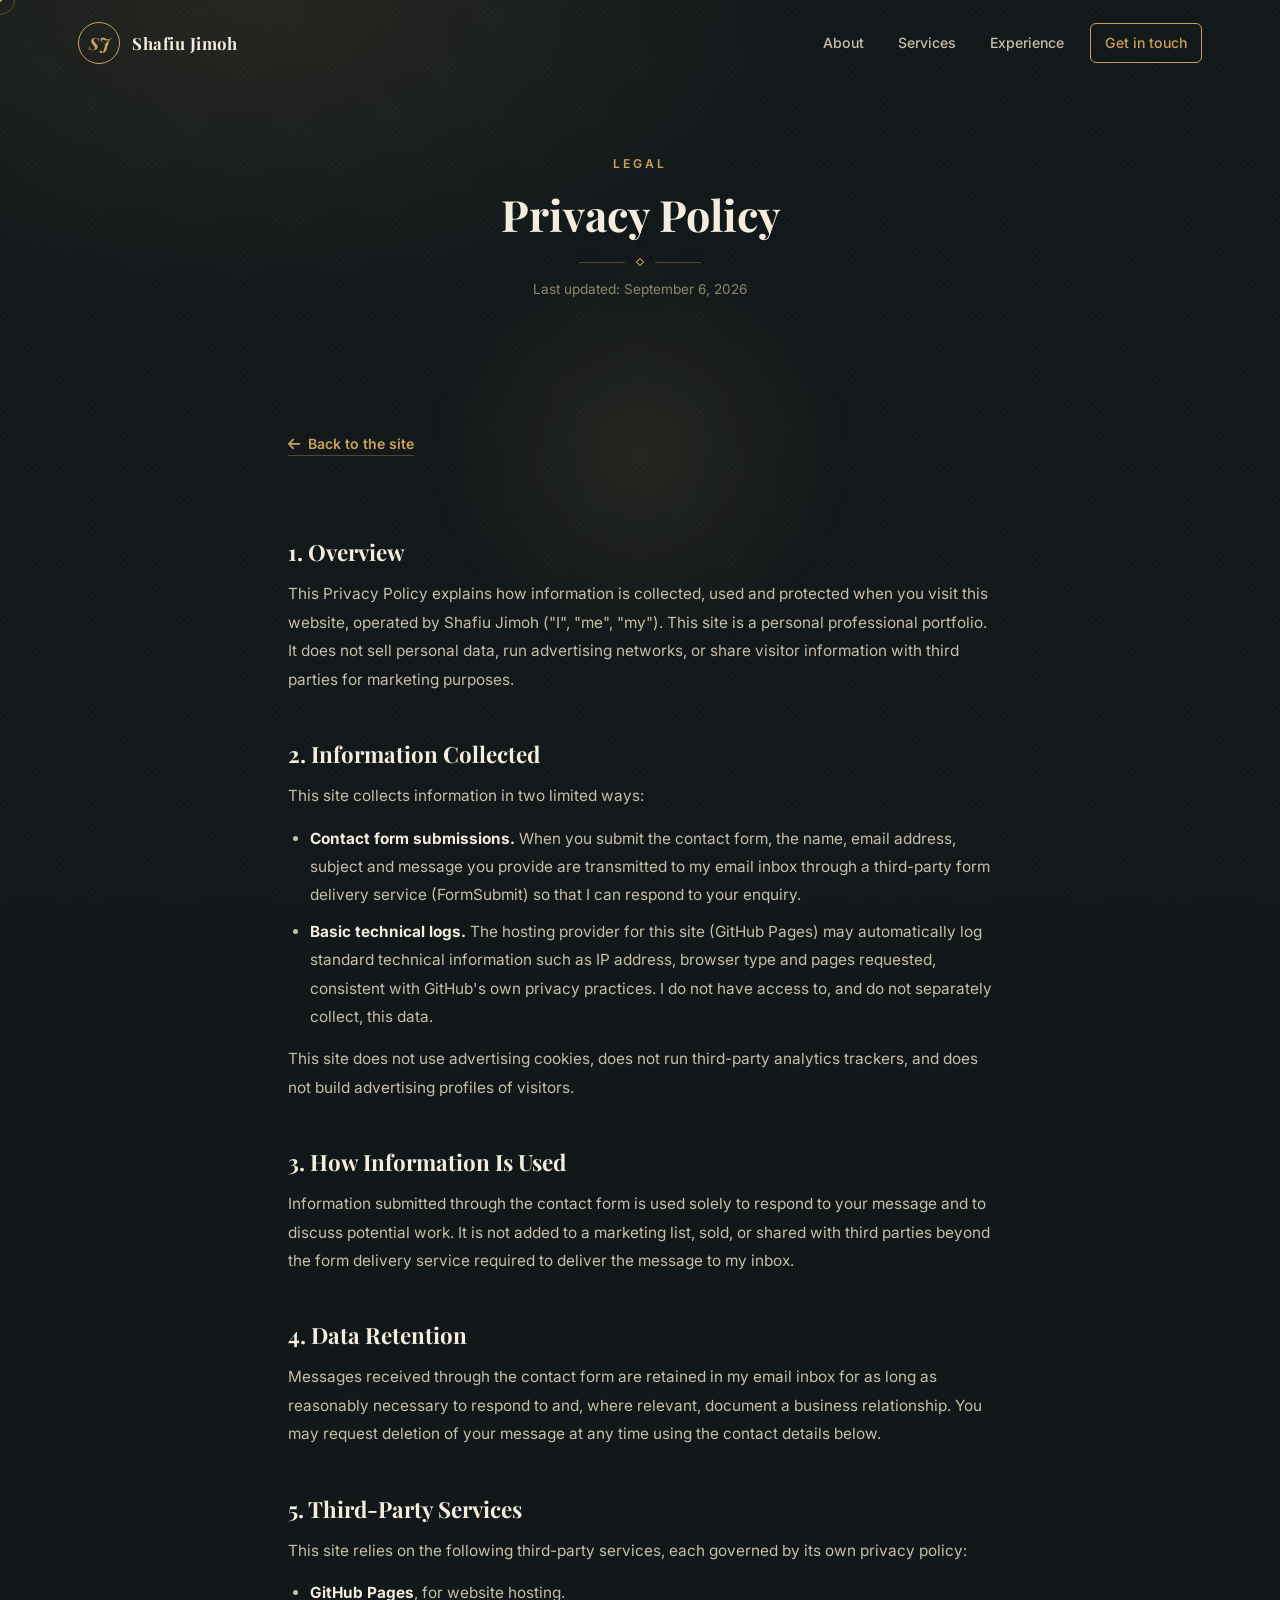
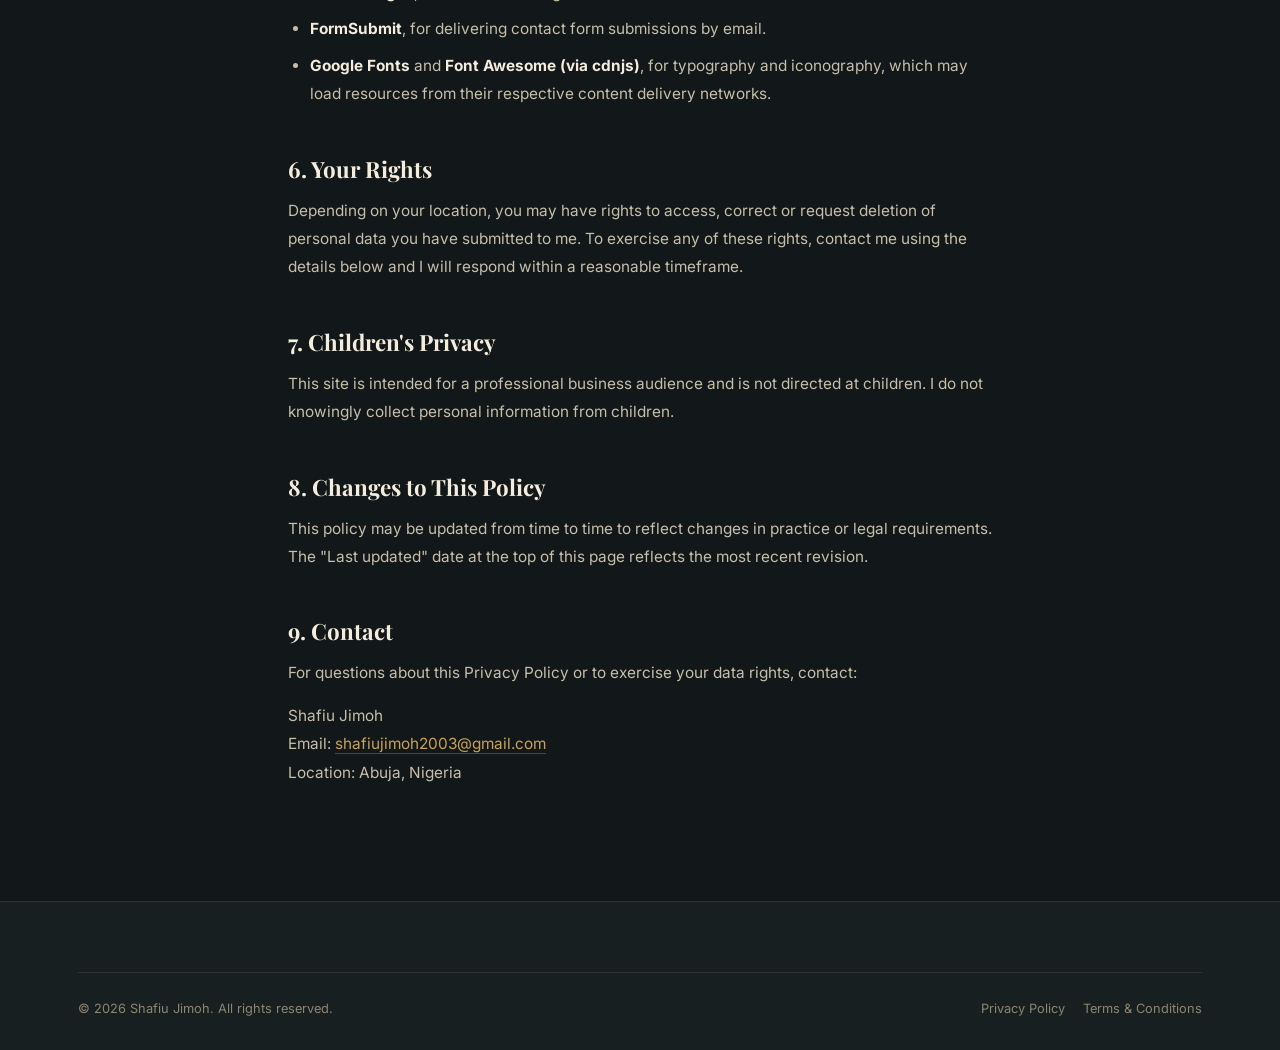
<file: privacy-policy.html>
<!DOCTYPE html>
<html lang="en">
<head>
    <meta charset="UTF-8">
    <meta name="viewport" content="width=device-width, initial-scale=1.0">
    <title>Privacy Policy | Shafiu Jimoh</title>
    <meta name="description" content="Privacy Policy for shafiujimoh.github.io, describing what information is collected through this site and how it is used.">
    <meta name="robots" content="index, follow">
    <link rel="icon" type="image/svg+xml" href="assets/logo.svg">
    <link rel="icon" type="image/png" sizes="32x32" href="assets/favicon-32.png">
    <link rel="apple-touch-icon" sizes="180x180" href="assets/apple-touch-icon.png">
    <link rel="shortcut icon" href="assets/favicon.ico">
    <link rel="canonical" href="https://shafiujimoh.github.io/Shafiu-Jimoh-Virtual-Assistant-Portfolio/privacy-policy.html">
    <link rel="preconnect" href="https://fonts.googleapis.com">
    <link rel="preconnect" href="https://fonts.gstatic.com" crossorigin>
    <link href="https://fonts.googleapis.com/css2?family=Playfair+Display:ital,wght@0,600;0,700;1,600;1,700&family=Inter:wght@400;500;600;700&display=swap" rel="stylesheet">
    <link rel="stylesheet" href="https://cdnjs.cloudflare.com/ajax/libs/font-awesome/6.4.0/css/all.min.css">
    <link rel="stylesheet" href="styles.css">
</head>
<body>
    <a href="#main" class="skip-link">Skip to content</a>

    <div class="lantern-glow" id="lanternGlow" aria-hidden="true"></div>
    <div class="cursor-ring" id="cursorRing" aria-hidden="true"></div>
    <div class="cursor-dot" id="cursorDot" aria-hidden="true"></div>

    <nav class="site-nav scrolled" id="siteNav">
        <div class="nav-inner">
            <a href="index.html" class="brand">
                <span class="brand-mark">SJ</span>
                <span class="brand-name">Shafiu Jimoh</span>
            </a>
            <button class="nav-toggle" id="navToggle" aria-label="Toggle navigation" aria-expanded="false">
                <span></span><span></span><span></span>
            </button>
            <div class="nav-links" id="navLinks">
                <a href="index.html#about" class="nav-link">About</a>
                <a href="index.html#services" class="nav-link">Services</a>
                <a href="index.html#experience" class="nav-link">Experience</a>
                <a href="index.html#contact" class="nav-link nav-cta">Get in touch</a>
            </div>
        </div>
    </nav>

    <main id="main">
        <section class="legal-hero">
            <div class="container">
                <span class="eyebrow">Legal</span>
                <h1 class="section-title">Privacy Policy</h1>
                <div class="ornament"><span></span><i></i><span></span></div>
                <p class="updated">Last updated: September 6, 2026</p>
            </div>
        </section>

        <section class="legal-content">
            <div class="container">
                <a href="index.html" class="legal-back"><i class="fas fa-arrow-left"></i> Back to the site</a>

                <h2>1. Overview</h2>
                <p>
                    This Privacy Policy explains how information is collected, used and protected when you
                    visit this website, operated by Shafiu Jimoh ("I", "me", "my"). This site is a personal
                    professional portfolio. It does not sell personal data, run advertising networks, or
                    share visitor information with third parties for marketing purposes.
                </p>

                <h2>2. Information Collected</h2>
                <p>This site collects information in two limited ways:</p>
                <ul>
                    <li><strong>Contact form submissions.</strong> When you submit the contact form, the name, email address, subject and message you provide are transmitted to my email inbox through a third-party form delivery service (FormSubmit) so that I can respond to your enquiry.</li>
                    <li><strong>Basic technical logs.</strong> The hosting provider for this site (GitHub Pages) may automatically log standard technical information such as IP address, browser type and pages requested, consistent with GitHub's own privacy practices. I do not have access to, and do not separately collect, this data.</li>
                </ul>
                <p>This site does not use advertising cookies, does not run third-party analytics trackers, and does not build advertising profiles of visitors.</p>

                <h2>3. How Information Is Used</h2>
                <p>Information submitted through the contact form is used solely to respond to your message and to discuss potential work. It is not added to a marketing list, sold, or shared with third parties beyond the form delivery service required to deliver the message to my inbox.</p>

                <h2>4. Data Retention</h2>
                <p>Messages received through the contact form are retained in my email inbox for as long as reasonably necessary to respond to and, where relevant, document a business relationship. You may request deletion of your message at any time using the contact details below.</p>

                <h2>5. Third-Party Services</h2>
                <p>This site relies on the following third-party services, each governed by its own privacy policy:</p>
                <ul>
                    <li><strong>GitHub Pages</strong>, for website hosting.</li>
                    <li><strong>FormSubmit</strong>, for delivering contact form submissions by email.</li>
                    <li><strong>Google Fonts</strong> and <strong>Font Awesome (via cdnjs)</strong>, for typography and iconography, which may load resources from their respective content delivery networks.</li>
                </ul>

                <h2>6. Your Rights</h2>
                <p>Depending on your location, you may have rights to access, correct or request deletion of personal data you have submitted to me. To exercise any of these rights, contact me using the details below and I will respond within a reasonable timeframe.</p>

                <h2>7. Children's Privacy</h2>
                <p>This site is intended for a professional business audience and is not directed at children. I do not knowingly collect personal information from children.</p>

                <h2>8. Changes to This Policy</h2>
                <p>This policy may be updated from time to time to reflect changes in practice or legal requirements. The "Last updated" date at the top of this page reflects the most recent revision.</p>

                <h2>9. Contact</h2>
                <p>
                    For questions about this Privacy Policy or to exercise your data rights, contact:
                </p>
                <p>
                    Shafiu Jimoh<br>
                    Email: <a href="mailto:shafiujimoh2003@gmail.com">shafiujimoh2003@gmail.com</a><br>
                    Location: Abuja, Nigeria
                </p>
            </div>
        </section>
    </main>

    <footer class="site-footer">
        <div class="container">
            <div class="footer-bottom">
                <p>&copy; 2026 Shafiu Jimoh. All rights reserved.</p>
                <div class="footer-legal">
                    <a href="privacy-policy.html">Privacy Policy</a>
                    <a href="terms-and-conditions.html">Terms &amp; Conditions</a>
                </div>
            </div>
        </div>
    </footer>

    <button class="back-top" id="backTop" aria-label="Back to top"><i class="fas fa-arrow-up"></i></button>
    <script src="script.js"></script>
</body>
</html>
</file>
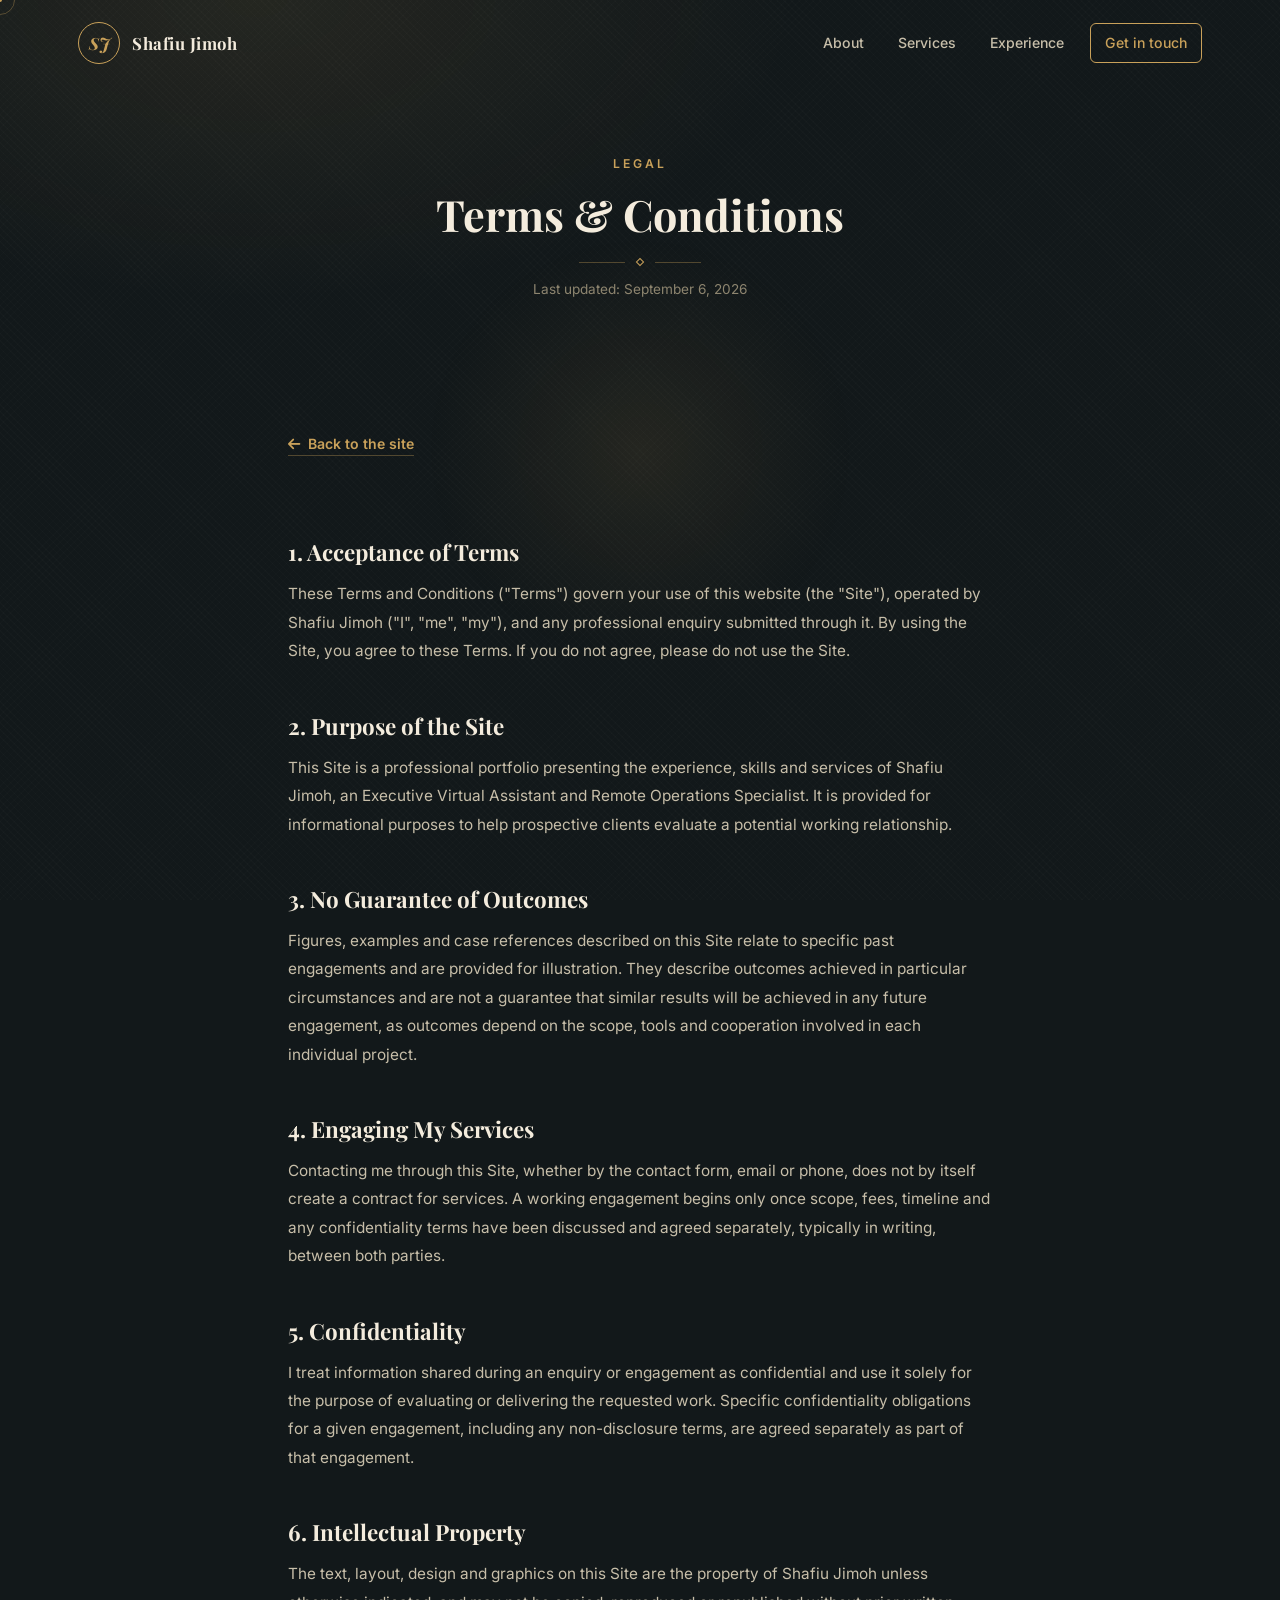
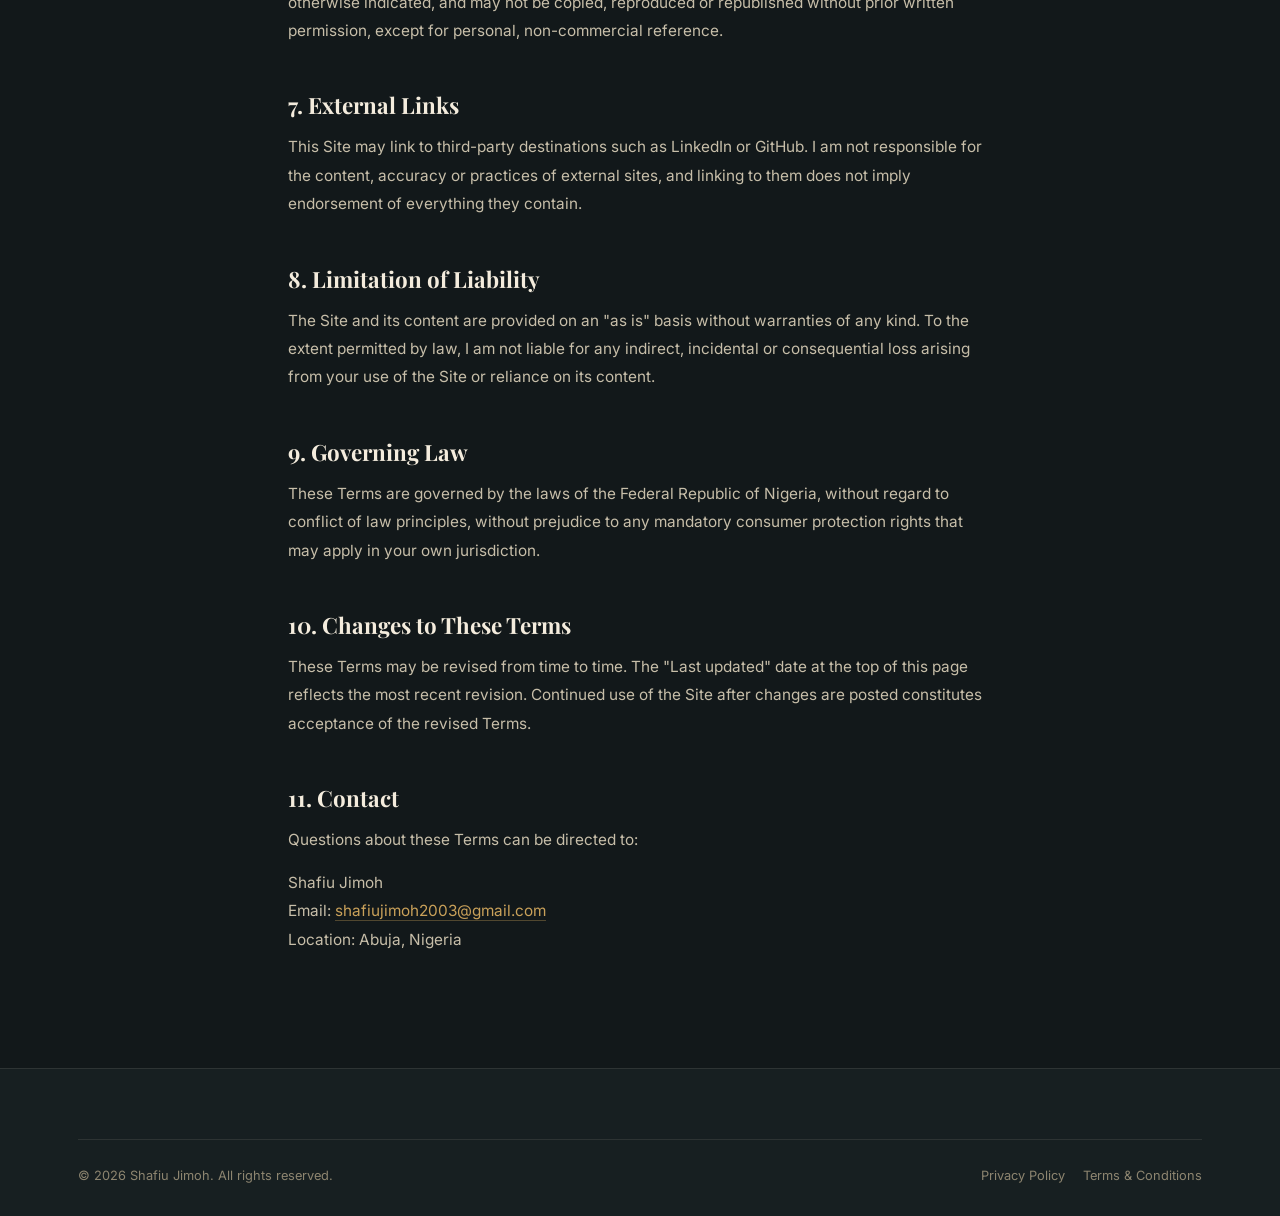
<file: terms-and-conditions.html>
<!DOCTYPE html>
<html lang="en">
<head>
    <meta charset="UTF-8">
    <meta name="viewport" content="width=device-width, initial-scale=1.0">
    <title>Terms &amp; Conditions | Shafiu Jimoh</title>
    <meta name="description" content="Terms and Conditions governing the use of shafiujimoh.github.io and any professional engagement arising from it.">
    <meta name="robots" content="index, follow">
    <link rel="icon" type="image/svg+xml" href="assets/logo.svg">
    <link rel="icon" type="image/png" sizes="32x32" href="assets/favicon-32.png">
    <link rel="apple-touch-icon" sizes="180x180" href="assets/apple-touch-icon.png">
    <link rel="shortcut icon" href="assets/favicon.ico">
    <link rel="canonical" href="https://shafiujimoh.github.io/Shafiu-Jimoh-Virtual-Assistant-Portfolio/terms-and-conditions.html">
    <link rel="preconnect" href="https://fonts.googleapis.com">
    <link rel="preconnect" href="https://fonts.gstatic.com" crossorigin>
    <link href="https://fonts.googleapis.com/css2?family=Playfair+Display:ital,wght@0,600;0,700;1,600;1,700&family=Inter:wght@400;500;600;700&display=swap" rel="stylesheet">
    <link rel="stylesheet" href="https://cdnjs.cloudflare.com/ajax/libs/font-awesome/6.4.0/css/all.min.css">
    <link rel="stylesheet" href="styles.css">
</head>
<body>
    <a href="#main" class="skip-link">Skip to content</a>

    <div class="lantern-glow" id="lanternGlow" aria-hidden="true"></div>
    <div class="cursor-ring" id="cursorRing" aria-hidden="true"></div>
    <div class="cursor-dot" id="cursorDot" aria-hidden="true"></div>

    <nav class="site-nav scrolled" id="siteNav">
        <div class="nav-inner">
            <a href="index.html" class="brand">
                <span class="brand-mark">SJ</span>
                <span class="brand-name">Shafiu Jimoh</span>
            </a>
            <button class="nav-toggle" id="navToggle" aria-label="Toggle navigation" aria-expanded="false">
                <span></span><span></span><span></span>
            </button>
            <div class="nav-links" id="navLinks">
                <a href="index.html#about" class="nav-link">About</a>
                <a href="index.html#services" class="nav-link">Services</a>
                <a href="index.html#experience" class="nav-link">Experience</a>
                <a href="index.html#contact" class="nav-link nav-cta">Get in touch</a>
            </div>
        </div>
    </nav>

    <main id="main">
        <section class="legal-hero">
            <div class="container">
                <span class="eyebrow">Legal</span>
                <h1 class="section-title">Terms &amp; Conditions</h1>
                <div class="ornament"><span></span><i></i><span></span></div>
                <p class="updated">Last updated: September 6, 2026</p>
            </div>
        </section>

        <section class="legal-content">
            <div class="container">
                <a href="index.html" class="legal-back"><i class="fas fa-arrow-left"></i> Back to the site</a>

                <h2>1. Acceptance of Terms</h2>
                <p>
                    These Terms and Conditions ("Terms") govern your use of this website (the "Site"),
                    operated by Shafiu Jimoh ("I", "me", "my"), and any professional enquiry submitted
                    through it. By using the Site, you agree to these Terms. If you do not agree, please
                    do not use the Site.
                </p>

                <h2>2. Purpose of the Site</h2>
                <p>
                    This Site is a professional portfolio presenting the experience, skills and services
                    of Shafiu Jimoh, an Executive Virtual Assistant and Remote Operations Specialist. It is
                    provided for informational purposes to help prospective clients evaluate a potential
                    working relationship.
                </p>

                <h2>3. No Guarantee of Outcomes</h2>
                <p>
                    Figures, examples and case references described on this Site relate to specific past
                    engagements and are provided for illustration. They describe outcomes achieved in
                    particular circumstances and are not a guarantee that similar results will be achieved
                    in any future engagement, as outcomes depend on the scope, tools and cooperation
                    involved in each individual project.
                </p>

                <h2>4. Engaging My Services</h2>
                <p>
                    Contacting me through this Site, whether by the contact form, email or phone, does not
                    by itself create a contract for services. A working engagement begins only once scope,
                    fees, timeline and any confidentiality terms have been discussed and agreed separately,
                    typically in writing, between both parties.
                </p>

                <h2>5. Confidentiality</h2>
                <p>
                    I treat information shared during an enquiry or engagement as confidential and use it
                    solely for the purpose of evaluating or delivering the requested work. Specific
                    confidentiality obligations for a given engagement, including any non-disclosure terms,
                    are agreed separately as part of that engagement.
                </p>

                <h2>6. Intellectual Property</h2>
                <p>
                    The text, layout, design and graphics on this Site are the property of Shafiu Jimoh
                    unless otherwise indicated, and may not be copied, reproduced or republished without
                    prior written permission, except for personal, non-commercial reference.
                </p>

                <h2>7. External Links</h2>
                <p>
                    This Site may link to third-party destinations such as LinkedIn or GitHub. I am not
                    responsible for the content, accuracy or practices of external sites, and linking to
                    them does not imply endorsement of everything they contain.
                </p>

                <h2>8. Limitation of Liability</h2>
                <p>
                    The Site and its content are provided on an "as is" basis without warranties of any
                    kind. To the extent permitted by law, I am not liable for any indirect, incidental or
                    consequential loss arising from your use of the Site or reliance on its content.
                </p>

                <h2>9. Governing Law</h2>
                <p>
                    These Terms are governed by the laws of the Federal Republic of Nigeria, without
                    regard to conflict of law principles, without prejudice to any mandatory consumer
                    protection rights that may apply in your own jurisdiction.
                </p>

                <h2>10. Changes to These Terms</h2>
                <p>
                    These Terms may be revised from time to time. The "Last updated" date at the top of
                    this page reflects the most recent revision. Continued use of the Site after changes
                    are posted constitutes acceptance of the revised Terms.
                </p>

                <h2>11. Contact</h2>
                <p>
                    Questions about these Terms can be directed to:
                </p>
                <p>
                    Shafiu Jimoh<br>
                    Email: <a href="mailto:shafiujimoh2003@gmail.com">shafiujimoh2003@gmail.com</a><br>
                    Location: Abuja, Nigeria
                </p>
            </div>
        </section>
    </main>

    <footer class="site-footer">
        <div class="container">
            <div class="footer-bottom">
                <p>&copy; 2026 Shafiu Jimoh. All rights reserved.</p>
                <div class="footer-legal">
                    <a href="privacy-policy.html">Privacy Policy</a>
                    <a href="terms-and-conditions.html">Terms &amp; Conditions</a>
                </div>
            </div>
        </div>
    </footer>

    <button class="back-top" id="backTop" aria-label="Back to top"><i class="fas fa-arrow-up"></i></button>
    <script src="script.js"></script>
</body>
</html>
</file>
<file: styles.css>
/* ==========================================================================
   SHAFIU JIMOH, EXECUTIVE & VIRTUAL ASSISTANT
   Visual language: subdued glassmorphism over an ink backdrop, finished with
   Victorian ornament (hairline brass rule work, serif display type, deep
   jewel accents) and a bohemian warmth (moss, terracotta, linen texture).
   ========================================================================== */

:root {
    /* Ink / surface */
    --ink-rgb: 18, 24, 26;
    --ink: #12181a;
    --ink-2: #171f21;
    --ink-3: #1d2628;
    --ink-line-rgb: 243, 234, 217;
    --ink-line: rgba(var(--ink-line-rgb), 0.10);

    /* Paper / text */
    --parchment-rgb: 244, 236, 221;
    --parchment: #f4ecdd;
    --text-primary: #f1e9db;
    --text-secondary: #c7bea9;
    --text-muted: #8d8570;

    /* Accents (theme-switchable: see .scheme-* overrides at the end of file) */
    --brass-rgb: 201, 161, 90;
    --brass: #c9a15a;
    --brass-soft: #a9834a;
    --brass-glow: rgba(var(--brass-rgb), 0.35);
    --wine-rgb: 124, 45, 59;
    --wine: #7c2d3b;
    --wine-soft: #9a3c4d;
    --moss-rgb: 86, 112, 79;
    --moss: #56704f;
    --moss-soft: #6c8a64;

    /* Glass */
    --glass-bg: rgba(var(--parchment-rgb), 0.045);
    --glass-bg-strong: rgba(var(--parchment-rgb), 0.07);
    --glass-border: rgba(var(--brass-rgb), 0.22);

    --shadow: 0 24px 48px rgba(4, 6, 6, 0.45);
    --shadow-soft: 0 12px 30px rgba(4, 6, 6, 0.30);

    --radius: 10px;
    --radius-sm: 6px;
    --radius-lg: 16px;

    --ease: cubic-bezier(0.25, 0.46, 0.45, 0.94);
    --container: 1180px;

    color-scheme: dark;
    transition: background 0.4s var(--ease);
}

/* ---- Reset ---- */
*, *::before, *::after { box-sizing: border-box; margin: 0; padding: 0; }
html { scroll-behavior: smooth; font-size: 16px; }

body {
    font-family: 'Source Serif 4', 'EB Garamond', Georgia, serif;
    font-family: 'Inter', -apple-system, sans-serif;
    background: var(--ink);
    color: var(--text-primary);
    overflow-x: hidden;
    line-height: 1.6;
    position: relative;
}

/* subtle linen texture across the whole page, extremely low opacity */
body::before {
    content: '';
    position: fixed;
    inset: 0;
    z-index: 0;
    pointer-events: none;
    background-image:
        repeating-linear-gradient(45deg, rgba(var(--parchment-rgb), 0.015) 0px, rgba(var(--parchment-rgb), 0.015) 1px, transparent 1px, transparent 5px),
        repeating-linear-gradient(-45deg, rgba(var(--parchment-rgb), 0.012) 0px, rgba(var(--parchment-rgb), 0.012) 1px, transparent 1px, transparent 5px);
}

a { text-decoration: none; color: inherit; }
ul { list-style: none; }
img { max-width: 100%; height: auto; display: block; }
button { font-family: inherit; }

h1, h2, h3, h4 {
    font-family: 'Playfair Display', Georgia, serif;
    color: var(--parchment);
    font-weight: 700;
    line-height: 1.25;
}

::-webkit-scrollbar { width: 8px; }
::-webkit-scrollbar-track { background: var(--ink); }
::-webkit-scrollbar-thumb { background: var(--brass-soft); border-radius: 4px; }

.skip-link {
    position: absolute; left: -9999px; top: 0;
    background: var(--brass); color: var(--ink);
    padding: 10px 16px; z-index: 10000; font-weight: 600;
}
.skip-link:focus { left: 12px; top: 12px; }

.container {
    max-width: var(--container);
    margin: 0 auto;
    padding: 0 28px;
    position: relative;
    z-index: 1;
}

/* ---- Reveal on scroll: one restrained fade, no cascades, no tilt ---- */
.reveal {
    opacity: 0;
    transform: translateY(16px);
    transition: opacity 0.7s var(--ease), transform 0.7s var(--ease);
}
.reveal.in { opacity: 1; transform: translateY(0); }
@media (prefers-reduced-motion: reduce) {
    .reveal { opacity: 1; transform: none; transition: none; }
}

/* ---- Buttons: rectangular, hairline brass, no pill shapes ---- */
.btn {
    display: inline-flex; align-items: center; gap: 10px;
    padding: 14px 30px;
    border-radius: var(--radius-sm);
    font-weight: 600; font-size: 0.92rem;
    letter-spacing: 0.3px;
    border: 1px solid transparent;
    cursor: pointer;
    transition: background 0.25s var(--ease), color 0.25s var(--ease), border-color 0.25s var(--ease), transform 0.2s var(--ease);
    font-family: 'Inter', sans-serif;
}
.btn i { font-size: 0.85rem; }
.btn-primary {
    background: var(--brass);
    color: var(--ink);
    border-color: var(--brass);
}
.btn-primary:hover { background: var(--wine); border-color: var(--wine); color: var(--parchment); transform: translateY(-2px); }

.btn-outline {
    background: transparent;
    color: var(--text-primary);
    border-color: rgba(var(--parchment-rgb), 0.28);
}
.btn-outline:hover { border-color: var(--brass); color: var(--brass); transform: translateY(-2px); }

.btn-full { width: 100%; justify-content: center; }

/* ---- Glass card ---- */
.glass-card {
    background: var(--glass-bg);
    border: 1px solid var(--glass-border);
    backdrop-filter: blur(18px);
    -webkit-backdrop-filter: blur(18px);
    border-radius: var(--radius);
    box-shadow: var(--shadow-soft);
    transition: border-color 0.3s var(--ease), transform 0.3s var(--ease), box-shadow 0.3s var(--ease);
}

/* ---- Ornamental divider (Victorian hairline + diamond) ---- */
.ornament {
    display: flex; align-items: center; justify-content: center; gap: 12px;
    margin: 18px 0 0;
}
.ornament span { width: 46px; height: 1px; background: var(--brass-glow); }
.ornament i {
    width: 6px; height: 6px;
    border: 1px solid var(--brass);
    transform: rotate(45deg);
    flex-shrink: 0;
}

/* ---- Section scaffolding ---- */
.section { padding: 110px 0; position: relative; }
.section-alt { background: var(--ink-2); }
.section-header { text-align: center; max-width: 640px; margin: 0 auto 64px; }
.eyebrow {
    display: inline-block;
    font-family: 'Inter', sans-serif;
    font-size: 0.76rem; font-weight: 600;
    letter-spacing: 3px; text-transform: uppercase;
    color: var(--brass);
    margin-bottom: 14px;
}
.section-title {
    font-size: clamp(1.9rem, 4vw, 2.7rem);
    margin-bottom: 4px;
}
.section-title em { color: var(--brass); font-style: italic; }
.section-sub {
    color: var(--text-secondary);
    font-size: 1.05rem;
    margin-top: 18px;
}

.tag { display: inline-flex; align-items: center; }

/* ==========================================================================
   NAVIGATION
   ========================================================================== */
.site-nav {
    position: fixed; top: 0; left: 0; right: 0; z-index: 1000;
    padding: 22px 0;
    transition: background 0.3s var(--ease), padding 0.3s var(--ease), border-color 0.3s var(--ease);
    border-bottom: 1px solid transparent;
}
.site-nav.scrolled {
    background: rgba(var(--ink-rgb), 0.92);
    backdrop-filter: blur(14px);
    -webkit-backdrop-filter: blur(14px);
    padding: 14px 0;
    border-bottom: 1px solid var(--ink-line);
}
.nav-inner {
    max-width: var(--container); margin: 0 auto; padding: 0 28px;
    display: flex; align-items: center; justify-content: space-between;
}
.brand { display: flex; align-items: center; gap: 12px; }
.brand-mark {
    width: 42px; height: 42px; border-radius: 50%;
    border: 1px solid var(--brass);
    display: flex; align-items: center; justify-content: center;
    font-family: 'Playfair Display', serif;
    font-style: italic; font-weight: 700; font-size: 1.05rem;
    color: var(--brass);
    flex-shrink: 0;
}
.brand-name {
    font-family: 'Playfair Display', serif;
    font-weight: 700; font-size: 1.05rem;
    letter-spacing: 0.5px;
    color: var(--parchment);
}

.nav-links { display: flex; align-items: center; gap: 6px; }
.nav-links a {
    color: var(--text-secondary);
    font-size: 0.88rem; font-weight: 500;
    padding: 8px 14px; border-radius: var(--radius-sm);
    transition: color 0.25s var(--ease), background 0.25s var(--ease);
}
.nav-links a:hover, .nav-links a.active { color: var(--brass); background: rgba(var(--brass-rgb), 0.08); }

.nav-cta {
    border: 1px solid var(--brass) !important;
    color: var(--brass) !important;
    margin-left: 6px;
}
.nav-cta:hover { background: var(--brass); color: var(--ink) !important; }

.nav-toggle {
    display: none; flex-direction: column; justify-content: center; gap: 5px;
    width: 40px; height: 40px; background: none; border: none; cursor: pointer;
}
.nav-toggle span { width: 22px; height: 1.5px; background: var(--parchment); transition: transform 0.25s var(--ease), opacity 0.25s var(--ease); }
.nav-toggle.active span:nth-child(1) { transform: translateY(6.5px) rotate(45deg); }
.nav-toggle.active span:nth-child(2) { opacity: 0; }
.nav-toggle.active span:nth-child(3) { transform: translateY(-6.5px) rotate(-45deg); }

/* ==========================================================================
   HERO
   ========================================================================== */
.hero {
    position: relative;
    min-height: 100vh;
    display: flex; align-items: center;
    padding-top: 110px; padding-bottom: 70px;
    background:
        radial-gradient(ellipse 900px 500px at 18% 12%, rgba(var(--brass-rgb), 0.10), transparent 60%),
        radial-gradient(ellipse 700px 500px at 90% 70%, rgba(var(--moss-rgb), 0.10), transparent 60%),
        var(--ink);
    overflow: hidden;
}
.hero-grid {
    display: grid; grid-template-columns: 1.15fr 0.85fr;
    gap: 70px; align-items: center;
    position: relative; z-index: 2;
}
.hero-motes {
    position: absolute; inset: 0; z-index: 1;
    pointer-events: none; opacity: 0.55;
}
.eyebrow-line {
    display: flex; align-items: center; gap: 12px;
    margin-bottom: 22px;
}
.eyebrow-line .rule { width: 34px; height: 1px; background: var(--brass); }
.eyebrow-line span { font-size: 0.8rem; font-weight: 600; letter-spacing: 3px; text-transform: uppercase; color: var(--brass); }

.hero-title {
    font-size: clamp(2.3rem, 4.6vw, 3.6rem);
    margin-bottom: 22px;
}
.hero-title .accent { color: var(--brass); font-style: italic; }

.hero-lede {
    font-family: 'Inter', sans-serif;
    color: var(--text-secondary);
    font-size: 1.1rem; line-height: 1.85;
    max-width: 540px;
    margin-bottom: 36px;
}
.hero-actions { display: flex; gap: 16px; flex-wrap: wrap; margin-bottom: 46px; }

.hero-facts { display: flex; gap: 40px; flex-wrap: wrap; }
.hero-facts div { display: flex; flex-direction: column; }
.hero-facts dt {
    font-family: 'Playfair Display', serif;
    font-size: 2rem; font-weight: 700; color: var(--brass);
    line-height: 1;
}
.hero-facts dd {
    font-family: 'Inter', sans-serif;
    font-size: 0.78rem; color: var(--text-muted);
    margin-top: 6px; max-width: 130px;
}

.hero-panel { display: flex; flex-direction: column; gap: 22px; position: relative; z-index: 2; }
.profile-card { padding: 40px 32px; text-align: center; position: relative; transform-style: preserve-3d; will-change: transform; }

/* Portrait frame: an oval brass-rimmed window onto the photograph, with a
   soft light sweep and gentle pointer-driven parallax (desktop only). */
.hero-portrait-frame {
    width: 176px; height: 176px; margin: 0 auto 20px;
    border-radius: 50%; position: relative; overflow: hidden;
    border: 1px solid var(--brass);
    box-shadow: 0 0 0 6px rgba(var(--brass-rgb), 0.08), 0 18px 34px rgba(4,6,6,0.5);
    transition: transform 0.4s var(--ease), box-shadow 0.4s var(--ease);
}
.hero-portrait-frame::before {
    content: ''; position: absolute; inset: 8px; border-radius: 50%;
    border: 1px solid rgba(var(--brass-rgb), 0.35); z-index: 3; pointer-events: none;
}
.hero-portrait-frame picture, .hero-portrait-frame img {
    width: 100%; height: 100%; object-fit: cover; display: block;
    transform: scale(1.04);
    transition: transform 0.6s var(--ease);
}
.hero-portrait-frame:hover img { transform: scale(1.1); }
.hero-portrait-shine {
    position: absolute; inset: -40% -120%; z-index: 2;
    background: linear-gradient(75deg, transparent 42%, rgba(var(--parchment-rgb), 0.28) 50%, transparent 58%);
    transform: translateX(-60%);
    animation: portraitShine 6.5s ease-in-out infinite;
    pointer-events: none;
}
@keyframes portraitShine {
    0%, 55% { transform: translateX(-60%); }
    100% { transform: translateX(60%); }
}

.local-time-chip {
    display: inline-flex; align-items: center; gap: 8px;
    margin: 0 auto 18px; padding: 6px 14px;
    border: 1px solid var(--ink-line); border-radius: 30px;
    font-family: 'Inter', sans-serif; font-size: 0.72rem; font-weight: 600;
    color: var(--text-secondary); letter-spacing: 0.3px;
    background: rgba(var(--parchment-rgb), 0.03);
}
.local-time-chip i { color: var(--brass); font-size: 0.72rem; }

.profile-card h3 { font-size: 1.25rem; margin-bottom: 6px; }
.profile-card .location { color: var(--text-muted); font-size: 0.85rem; font-family: 'Inter', sans-serif; margin-bottom: 14px; }
.role-tags { display: flex; gap: 8px; justify-content: center; flex-wrap: wrap; }
.role-tags li {
    border: 1px solid var(--glass-border);
    color: var(--text-secondary);
    padding: 5px 14px; border-radius: var(--radius-sm);
    font-size: 0.72rem; font-weight: 600; letter-spacing: 0.4px;
    font-family: 'Inter', sans-serif;
}

.hero-notes { border: 1px solid var(--ink-line); border-radius: var(--radius); padding: 24px 26px; }
.hero-notes li {
    display: flex; align-items: flex-start; gap: 10px;
    font-size: 0.86rem; color: var(--text-secondary);
    padding: 8px 0;
    border-bottom: 1px solid var(--ink-line);
}
.hero-notes li:last-child { border-bottom: none; }
.hero-notes li::before {
    content: ''; width: 5px; height: 5px; margin-top: 7px;
    border: 1px solid var(--brass); transform: rotate(45deg); flex-shrink: 0;
}

.scroll-cue {
    position: absolute; bottom: 32px; left: 50%; transform: translateX(-50%);
    display: flex; flex-direction: column; align-items: center; gap: 10px;
    color: var(--text-muted); font-size: 0.72rem; letter-spacing: 2px; text-transform: uppercase;
    font-family: 'Inter', sans-serif;
}
.scroll-cue .stem { width: 1px; height: 34px; background: linear-gradient(to bottom, var(--brass), transparent); }

/* ==========================================================================
   ABOUT
   ========================================================================== */
.about-grid {
    display: grid; grid-template-columns: 0.75fr 1.25fr;
    gap: 72px; align-items: start;
}
.about-media { display: flex; flex-direction: column; align-items: center; gap: 24px; }
.about-portrait-frame {
    width: 240px; height: 240px; border-radius: 50%;
    position: relative; overflow: hidden;
    border: 1px solid var(--brass);
    box-shadow: 0 24px 50px rgba(4,6,6,0.5);
    transition: transform 0.5s var(--ease);
}
.about-portrait-frame picture, .about-portrait-frame img {
    width: 100%; height: 100%; object-fit: cover; display: block;
    filter: saturate(0.94) contrast(1.02);
    transform: scale(1.02);
    transition: transform 0.6s var(--ease), filter 0.6s var(--ease);
}
.about-portrait-frame:hover img { transform: scale(1.08); filter: saturate(1.05) contrast(1.04); }
.about-portrait-ring {
    position: absolute; inset: 12px; border-radius: 50%;
    border: 1px dashed rgba(var(--brass-rgb), 0.28);
    pointer-events: none;
}
.about-badges { display: flex; flex-direction: column; gap: 10px; width: 100%; max-width: 220px; }
.about-badge {
    display: flex; align-items: center; gap: 10px;
    border: 1px solid var(--ink-line); border-radius: var(--radius-sm);
    padding: 10px 14px; font-size: 0.78rem; color: var(--text-secondary);
    font-family: 'Inter', sans-serif;
}
.about-badge i { color: var(--brass); width: 16px; text-align: center; }

.about-copy h3 { font-size: 1.7rem; margin-bottom: 20px; }
.about-copy p { font-family: 'Inter', sans-serif; color: var(--text-secondary); line-height: 1.85; margin-bottom: 16px; }
.about-copy strong { color: var(--parchment); }

.expertise-grid {
    display: grid; grid-template-columns: 1fr 1fr;
    gap: 16px; margin: 34px 0;
}
.expertise-item {
    display: flex; gap: 14px; align-items: flex-start;
    border: 1px solid var(--ink-line);
    border-radius: var(--radius-sm);
    padding: 18px; transition: border-color 0.25s var(--ease);
}
.expertise-item:hover { border-color: var(--glass-border); }
.expertise-icon {
    width: 38px; height: 38px; border-radius: 50%;
    border: 1px solid var(--brass-glow);
    display: flex; align-items: center; justify-content: center;
    flex-shrink: 0;
}
.expertise-icon i { color: var(--brass); font-size: 0.95rem; }
.expertise-item h4 { font-size: 0.9rem; font-weight: 700; color: var(--parchment); margin-bottom: 4px; font-family: 'Inter', sans-serif; }
.expertise-item p { font-size: 0.8rem; color: var(--text-muted); margin: 0; font-family: 'Inter', sans-serif; }

.about-cta { display: flex; gap: 16px; flex-wrap: wrap; margin-top: 10px; }

/* ==========================================================================
   RESULTS / TRACK RECORD
   ========================================================================== */
.results-intro {
    max-width: 720px; margin: 0 auto 50px; text-align: center;
    font-family: 'Inter', sans-serif; color: var(--text-secondary);
    font-size: 1.02rem; line-height: 1.8;
}
.results-list {
    display: grid; grid-template-columns: repeat(2, 1fr);
    gap: 1px;
    border: 1px solid var(--ink-line);
    border-radius: var(--radius);
    overflow: hidden;
    background: var(--ink-line);
}
.result-row {
    background: var(--ink-2);
    padding: 30px 32px;
    display: flex; align-items: center; gap: 22px;
}
.result-figure {
    font-family: 'Playfair Display', serif;
    font-size: 2.1rem; font-weight: 700; color: var(--brass);
    min-width: 108px;
}
.result-desc { font-family: 'Inter', sans-serif; }
.result-desc .label { color: var(--parchment); font-weight: 600; font-size: 0.92rem; display: block; margin-bottom: 3px; }
.result-desc .detail { color: var(--text-muted); font-size: 0.8rem; }

.results-note {
    margin-top: 28px; text-align: center;
    font-family: 'Inter', sans-serif; font-size: 0.8rem; color: var(--text-muted);
    max-width: 600px; margin-inline: auto;
}

.spotlight {
    margin-top: 56px; padding: 34px 36px;
    border-left: 2px solid var(--brass);
}
.spotlight h3 {
    font-size: 1.05rem; color: var(--brass); margin-bottom: 10px;
    font-family: 'Inter', sans-serif; letter-spacing: 0.4px; text-transform: uppercase; font-weight: 700;
}
.spotlight p { font-family: 'Inter', sans-serif; color: var(--text-secondary); line-height: 1.85; }
.spotlight strong { color: var(--parchment); }

/* ==========================================================================
   SKILLS
   ========================================================================== */
.skills-layout {
    display: grid; grid-template-columns: 280px 1fr;
    gap: 40px; margin-bottom: 60px;
}
.skill-tabs { display: flex; flex-direction: column; gap: 8px; }
.skill-tab {
    display: flex; align-items: center; gap: 12px;
    padding: 15px 18px; border-radius: var(--radius-sm);
    border: 1px solid var(--ink-line);
    background: transparent; text-align: left; width: 100%;
    color: var(--text-secondary); font-weight: 600; font-size: 0.9rem;
    cursor: pointer; font-family: 'Inter', sans-serif;
    transition: border-color 0.25s var(--ease), color 0.25s var(--ease);
}
.skill-tab i { color: var(--text-muted); width: 18px; text-align: center; transition: color 0.25s var(--ease); }
.skill-tab.active { border-color: var(--brass-glow); color: var(--brass); }
.skill-tab.active i { color: var(--brass); }
.skill-tab:hover { border-color: var(--glass-border); }

.skill-panels { position: relative; }
.skill-panel { display: none; }
.skill-panel.active { display: block; }
.tag-cloud { display: flex; flex-wrap: wrap; gap: 10px; }
.tag-cloud span {
    border: 1px solid var(--ink-line);
    border-radius: var(--radius-sm);
    padding: 9px 16px;
    font-size: 0.82rem; color: var(--text-secondary);
    font-family: 'Inter', sans-serif;
    transition: border-color 0.25s var(--ease), color 0.25s var(--ease);
}
.tag-cloud span:hover { border-color: var(--brass-glow); color: var(--brass); }

.tool-stack { text-align: center; }
.tool-stack h3 {
    font-size: 0.8rem; font-weight: 700; letter-spacing: 2px; text-transform: uppercase;
    color: var(--text-muted); margin-bottom: 30px; font-family: 'Inter', sans-serif;
}
.tool-grid { display: flex; flex-wrap: wrap; justify-content: center; gap: 14px; }
.tool-chip {
    display: flex; align-items: center; gap: 10px;
    border: 1px solid var(--ink-line); border-radius: var(--radius-sm);
    padding: 12px 18px;
    font-family: 'Inter', sans-serif; font-size: 0.82rem; color: var(--text-secondary);
    transition: border-color 0.25s var(--ease);
}
.tool-chip:hover { border-color: var(--glass-border); }
.tool-chip i { color: var(--brass); font-size: 1rem; }

/* ==========================================================================
   SERVICES
   ========================================================================== */
.service-grid { display: grid; grid-template-columns: repeat(3, 1fr); gap: 24px; }
.service-card {
    padding: 36px 30px;
    position: relative;
}
.service-card.featured { border-color: var(--brass-glow); background: var(--glass-bg-strong); }
.service-flag {
    position: absolute; top: 18px; right: 18px;
    font-size: 0.65rem; font-weight: 700; letter-spacing: 1px; text-transform: uppercase;
    color: var(--brass); border: 1px solid var(--brass-glow); border-radius: var(--radius-sm);
    padding: 4px 10px; font-family: 'Inter', sans-serif;
}
.service-icon {
    width: 52px; height: 52px; border-radius: 50%;
    border: 1px solid var(--brass-glow);
    display: flex; align-items: center; justify-content: center;
    margin-bottom: 22px;
}
.service-icon i { color: var(--brass); font-size: 1.25rem; }
.service-card h3 { font-size: 1.15rem; margin-bottom: 12px; }
.service-card > p { font-family: 'Inter', sans-serif; color: var(--text-secondary); font-size: 0.9rem; line-height: 1.75; margin-bottom: 20px; }
.service-list { display: flex; flex-direction: column; gap: 9px; }
.service-list li {
    display: flex; align-items: flex-start; gap: 9px;
    font-size: 0.84rem; color: var(--text-muted); font-family: 'Inter', sans-serif;
}
.service-list li::before {
    content: ''; width: 5px; height: 5px; margin-top: 6px;
    border: 1px solid var(--brass); transform: rotate(45deg); flex-shrink: 0;
}

/* ==========================================================================
   EXPERIENCE
   ========================================================================== */
.timeline { position: relative; }
.timeline-item {
    display: grid; grid-template-columns: 44px 1fr;
    gap: 24px; margin-bottom: 36px;
}
.timeline-track { display: flex; flex-direction: column; align-items: center; }
.timeline-line { width: 1px; flex: 1; min-height: 50px; background: var(--ink-line); }
.timeline-dot {
    width: 13px; height: 13px; border: 1px solid var(--brass);
    transform: rotate(45deg); background: var(--ink); flex-shrink: 0;
}
.timeline-item:first-child .timeline-dot { background: var(--brass); }

.timeline-card { padding: 30px 34px; }
.timeline-head {
    display: flex; justify-content: space-between; align-items: flex-start;
    gap: 16px; flex-wrap: wrap; margin-bottom: 8px;
}
.timeline-head h3 { font-size: 1.1rem; }
.company { display: block; color: var(--brass); font-size: 0.86rem; font-weight: 600; margin-top: 4px; font-family: 'Inter', sans-serif; }
.period {
    font-family: 'Inter', sans-serif; font-size: 0.76rem; font-weight: 600;
    color: var(--text-muted); border: 1px solid var(--ink-line); border-radius: var(--radius-sm);
    padding: 5px 12px; white-space: nowrap;
}
.location {
    font-family: 'Inter', sans-serif; color: var(--text-muted); font-size: 0.8rem;
    display: flex; align-items: center; gap: 6px; margin-bottom: 18px;
}
.timeline-list { display: flex; flex-direction: column; gap: 10px; margin-bottom: 20px; }
.timeline-list li {
    display: flex; align-items: flex-start; gap: 10px;
    color: var(--text-secondary); font-size: 0.87rem; line-height: 1.65;
    font-family: 'Inter', sans-serif;
}
.timeline-list li::before {
    content: ''; width: 5px; height: 5px; margin-top: 7px;
    border: 1px solid var(--brass); transform: rotate(45deg); flex-shrink: 0;
}
.timeline-tags { display: flex; flex-wrap: wrap; gap: 8px; }
.timeline-tags span {
    font-family: 'Inter', sans-serif;
    border: 1px solid var(--ink-line); color: var(--text-muted);
    padding: 4px 12px; border-radius: var(--radius-sm); font-size: 0.72rem;
}

/* ==========================================================================
   CREDENTIALS
   ========================================================================== */
.education-card {
    display: flex; gap: 26px; padding: 34px; margin-bottom: 44px;
}
.edu-icon {
    width: 56px; height: 56px; border-radius: 50%;
    border: 1px solid var(--brass-glow);
    display: flex; align-items: center; justify-content: center; flex-shrink: 0;
}
.edu-icon i { font-size: 1.4rem; color: var(--brass); }
.edu-details h3 { font-size: 1.1rem; margin-bottom: 6px; }
.edu-school { color: var(--brass); font-weight: 600; font-size: 0.9rem; margin-bottom: 4px; font-family: 'Inter', sans-serif; }
.edu-period { color: var(--text-muted); font-size: 0.8rem; margin-bottom: 10px; font-family: 'Inter', sans-serif; }
.edu-note { color: var(--text-secondary); font-size: 0.87rem; line-height: 1.7; font-family: 'Inter', sans-serif; }

.cert-grid { display: grid; grid-template-columns: repeat(3, 1fr); gap: 18px; }
.cert-card { padding: 26px 20px; text-align: center; }
.cert-icon {
    width: 46px; height: 46px; margin: 0 auto 16px;
    border-radius: 50%; border: 1px solid var(--brass-glow);
    display: flex; align-items: center; justify-content: center;
}
.cert-icon i { color: var(--brass); font-size: 1.1rem; }
.cert-card h4 { font-size: 0.85rem; font-weight: 700; margin-bottom: 6px; line-height: 1.4; font-family: 'Inter', sans-serif; color: var(--parchment); }
.cert-card p { color: var(--text-muted); font-size: 0.76rem; margin-bottom: 12px; font-family: 'Inter', sans-serif; }
.cert-year {
    display: inline-block; font-family: 'Inter', sans-serif;
    border: 1px solid var(--ink-line); color: var(--text-muted);
    padding: 3px 12px; border-radius: var(--radius-sm); font-size: 0.7rem; font-weight: 600;
}

/* ==========================================================================
   APPROACH (WORKING STYLE)
   ========================================================================== */
.approach-grid { display: grid; grid-template-columns: repeat(4, 1fr); gap: 22px; }
.approach-card { padding: 30px 26px; position: relative; }
.approach-number {
    font-family: 'Playfair Display', serif; font-style: italic;
    font-size: 1.4rem; color: var(--brass-glow); margin-bottom: 18px;
}
.approach-card h3 { font-size: 1rem; margin-bottom: 10px; }
.approach-card p { font-family: 'Inter', sans-serif; color: var(--text-muted); font-size: 0.85rem; line-height: 1.7; }

/* ==========================================================================
   CONTACT
   ========================================================================== */
.contact-grid { display: grid; grid-template-columns: 0.85fr 1.15fr; gap: 40px; align-items: start; }
.contact-card { padding: 40px; }
.contact-card h3 { font-size: 1.3rem; margin-bottom: 30px; }
.contact-row { display: flex; align-items: flex-start; gap: 16px; margin-bottom: 24px; }
.contact-icon {
    width: 42px; height: 42px; border-radius: 50%;
    border: 1px solid var(--brass-glow);
    display: flex; align-items: center; justify-content: center; flex-shrink: 0;
}
.contact-icon i { color: var(--brass); }
.contact-row .label { font-family: 'Inter', sans-serif; font-size: 0.74rem; color: var(--text-muted); margin-bottom: 4px; }
.contact-row a, .contact-row p { font-family: 'Inter', sans-serif; font-size: 0.92rem; color: var(--text-primary); }
.contact-row a:hover { color: var(--brass); }

.status-line {
    display: flex; align-items: center; gap: 10px;
    border: 1px solid var(--ink-line); border-radius: var(--radius-sm);
    padding: 14px 18px; margin-top: 6px;
    font-family: 'Inter', sans-serif; font-size: 0.84rem; color: var(--moss-soft);
}
.status-line .dot { width: 7px; height: 7px; border-radius: 50%; background: var(--moss-soft); flex-shrink: 0; }

.form-card { padding: 40px; }
.form-card h3 { font-size: 1.25rem; margin-bottom: 28px; }
.form-row { display: grid; grid-template-columns: 1fr 1fr; gap: 20px; }

.field { position: relative; margin-bottom: 24px; }
.field input, .field textarea {
    width: 100%; padding: 14px 0 10px; background: transparent;
    border: none; border-bottom: 1px solid var(--ink-line);
    color: var(--text-primary); font-size: 0.95rem; font-family: 'Inter', sans-serif;
    outline: none; resize: none;
    transition: border-color 0.25s var(--ease);
}
.field label {
    position: absolute; top: 14px; left: 0;
    color: var(--text-muted); font-size: 0.9rem; font-family: 'Inter', sans-serif;
    pointer-events: none; transition: all 0.2s var(--ease);
}
.field input:focus, .field textarea:focus { border-color: var(--brass); }
.field input:focus ~ label, .field input:not(:placeholder-shown) ~ label,
.field textarea:focus ~ label, .field textarea:not(:placeholder-shown) ~ label {
    top: -6px; font-size: 0.72rem; color: var(--brass);
}

.form-note {
    margin-top: 16px; padding: 12px 16px; border-radius: var(--radius-sm);
    font-family: 'Inter', sans-serif; font-size: 0.85rem; display: none;
}
.form-note.success { background: rgba(var(--moss-rgb), 0.12); border: 1px solid rgba(var(--moss-rgb), 0.35); color: var(--moss-soft); display: block; }
.form-note.error { background: rgba(var(--wine-rgb), 0.14); border: 1px solid rgba(var(--wine-rgb), 0.4); color: var(--wine-soft); display: block; }

/* ==========================================================================
   FOOTER
   ========================================================================== */
.site-footer { background: var(--ink-2); border-top: 1px solid var(--ink-line); padding: 70px 0 30px; }
.footer-grid { display: grid; grid-template-columns: 1.4fr 1fr 1fr 1.1fr; gap: 44px; margin-bottom: 54px; }
.footer-brand .brand { margin-bottom: 16px; }
.footer-tagline { color: var(--text-secondary); font-size: 0.88rem; font-family: 'Inter', sans-serif; line-height: 1.7; }
.footer-col h4 { font-size: 0.8rem; letter-spacing: 1.5px; text-transform: uppercase; color: var(--text-muted); margin-bottom: 20px; font-family: 'Inter', sans-serif; }
.footer-col ul { display: flex; flex-direction: column; gap: 11px; }
.footer-col a, .footer-col li { color: var(--text-secondary); font-size: 0.87rem; font-family: 'Inter', sans-serif; display: flex; align-items: center; gap: 8px; }
.footer-col a:hover { color: var(--brass); }
.footer-col i { color: var(--brass); font-size: 0.8rem; }

.social-row { display: flex; gap: 10px; margin-top: 22px; }
.social-row a {
    width: 38px; height: 38px; border-radius: 50%;
    border: 1px solid var(--ink-line);
    display: flex; align-items: center; justify-content: center;
    color: var(--text-secondary);
    transition: border-color 0.25s var(--ease), color 0.25s var(--ease);
}
.social-row a:hover { border-color: var(--brass); color: var(--brass); }

.footer-bottom {
    border-top: 1px solid var(--ink-line); padding-top: 26px;
    display: flex; justify-content: space-between; align-items: center; flex-wrap: wrap; gap: 12px;
    font-family: 'Inter', sans-serif; font-size: 0.8rem; color: var(--text-muted);
}
.footer-legal { display: flex; gap: 18px; }
.footer-legal a:hover { color: var(--brass); }

.back-top {
    position: fixed; bottom: 28px; right: 28px; z-index: 500;
    width: 44px; height: 44px; border-radius: 50%;
    border: 1px solid var(--brass-glow);
    background: rgba(var(--ink-rgb), 0.85);
    backdrop-filter: blur(10px);
    color: var(--brass);
    display: flex; align-items: center; justify-content: center;
    opacity: 0; visibility: hidden; transform: translateY(10px);
    transition: opacity 0.3s var(--ease), transform 0.3s var(--ease), visibility 0.3s;
    cursor: pointer;
}
.back-top.show { opacity: 1; visibility: visible; transform: translateY(0); }
.back-top:hover { border-color: var(--brass); }

/* ==========================================================================
   IMMERSIVE LAYER
   A set of restrained, cohesive interaction systems that make the site feel
   like a considered environment rather than a static page: a brief ink
   preloader, a brass lantern that follows the cursor, a chapter progress
   rail, a keyboard-first command palette, drifting hero motes, an optional
   ambient sound toggle, and magnetic buttons. Every effect respects
   prefers-reduced-motion and degrades to plain, functional markup.
   ========================================================================== */

/* ---- Preloader ---- */
.preloader {
    position: fixed; inset: 0; z-index: 9999;
    background: var(--ink);
    display: flex; align-items: center; justify-content: center;
    transition: opacity 0.5s var(--ease), visibility 0.5s var(--ease);
}
.preloader-inner { position: relative; display: flex; align-items: center; justify-content: center; }
.preloader-ring { animation: none; }
.preloader-arc { transform-origin: 60px 60px; transform: rotate(-90deg); transition: stroke-dashoffset 1.1s var(--ease); }
.preloader-mark {
    position: absolute; font-family: 'Playfair Display', serif; font-style: italic; font-weight: 700;
    color: var(--brass); font-size: 1.3rem; letter-spacing: 0.5px;
}
body.is-loading { overflow: hidden; }
body.preloader-done .preloader { opacity: 0; visibility: hidden; pointer-events: none; }
@media (prefers-reduced-motion: reduce) {
    .preloader { display: none; }
}

/* ---- Lantern cursor (desktop, fine pointer only) ---- */
.lantern-glow, .cursor-ring, .cursor-dot { display: none; }
@media (hover: hover) and (pointer: fine) {
    .lantern-glow, .cursor-ring, .cursor-dot {
        display: block; position: fixed; top: 0; left: 0; z-index: 40;
        pointer-events: none; will-change: transform;
    }
    .lantern-glow {
        width: 420px; height: 420px; margin: -210px 0 0 -210px;
        background: radial-gradient(circle, rgba(var(--brass-rgb), 0.10), rgba(var(--brass-rgb), 0.03) 45%, transparent 72%);
        z-index: 5;
    }
    .cursor-ring {
        width: 30px; height: 30px; margin: -15px 0 0 -15px;
        border: 1px solid var(--brass-glow); border-radius: 50%;
        transition: width 0.25s var(--ease), height 0.25s var(--ease), margin 0.25s var(--ease), border-color 0.25s var(--ease), background 0.25s var(--ease);
    }
    .cursor-ring.is-active {
        width: 54px; height: 54px; margin: -27px 0 0 -27px;
        border-color: var(--brass); background: rgba(var(--brass-rgb), 0.08);
    }
    .cursor-dot {
        width: 4px; height: 4px; margin: -2px 0 0 -2px;
        background: var(--brass); border-radius: 50%;
    }
}
@media (prefers-reduced-motion: reduce) {
    .lantern-glow, .cursor-ring, .cursor-dot { display: none !important; }
}

/* ---- Hero motes canvas is positioned inline above; nothing extra needed ---- */

/* ---- Palette trigger button inside nav ---- */
.palette-trigger {
    display: none; align-items: center; gap: 8px;
    margin-left: 14px; padding: 7px 12px;
    border: 1px solid var(--ink-line); border-radius: var(--radius-sm);
    background: transparent; color: var(--text-muted);
    font-family: 'Inter', sans-serif; font-size: 0.78rem;
    cursor: pointer; transition: border-color 0.25s var(--ease), color 0.25s var(--ease);
}
.palette-trigger:hover { border-color: var(--brass-glow); color: var(--brass); }
.palette-trigger .palette-kbd {
    border: 1px solid var(--ink-line); border-radius: 4px;
    padding: 1px 7px; font-size: 0.7rem; color: var(--text-muted);
}
@media (min-width: 769px) { .palette-trigger { display: inline-flex; } }

@media (max-width: 900px) {
    .console-trigger span:last-child { display: none; }
    .console-trigger { padding: 7px 10px; }
}
@media (max-width: 640px) {
    .console-trigger, .theme-switcher { display: none; }
}

/* ---- Mobile nav utilities: console + theme switcher duplicated inside the
   slide-down menu so they stay reachable once the desktop-only controls
   are hidden ---- */
.nav-mobile-utilities { display: none; }
@media (max-width: 768px) {
    .nav-mobile-utilities {
        display: flex; align-items: center; justify-content: space-between;
        gap: 12px; margin-top: 14px; padding-top: 14px;
        border-top: 1px solid var(--ink-line);
    }
    .nav-mobile-utilities .console-trigger { display: inline-flex; margin-left: 0; }
    .nav-mobile-utilities .theme-switcher { display: flex; margin-left: 0; }
}

/* ---- The Ledger: fixed chapter progress rail ---- */
.progress-rail {
    position: fixed; right: 26px; top: 50%; transform: translateY(-50%);
    z-index: 700; display: none;
}
@media (min-width: 1180px) { .progress-rail { display: block; } }
.progress-rail-track {
    position: absolute; left: 3px; top: 4px; bottom: 4px; width: 1px;
    background: var(--ink-line); z-index: 0;
}
.progress-rail-fill {
    position: absolute; left: 0; top: 0; width: 100%; height: 0%;
    background: linear-gradient(to bottom, var(--brass), var(--brass-glow));
    transition: height 0.25s linear;
}
.progress-rail-nodes { position: relative; display: flex; flex-direction: column; gap: 22px; z-index: 1; }
.progress-rail-nodes a {
    display: flex; align-items: center; gap: 10px;
    position: relative; padding: 2px 0;
}
.rail-dot {
    width: 7px; height: 7px; border-radius: 50%;
    border: 1px solid var(--text-muted); background: var(--ink);
    transition: border-color 0.3s var(--ease), background 0.3s var(--ease), transform 0.3s var(--ease), box-shadow 0.3s var(--ease);
    flex-shrink: 0;
}
.rail-label {
    font-family: 'Inter', sans-serif; font-size: 0.72rem; color: var(--text-muted);
    opacity: 0; transform: translateX(-6px);
    transition: opacity 0.25s var(--ease), transform 0.25s var(--ease), color 0.25s var(--ease);
    white-space: nowrap; position: absolute; right: 20px;
    background: rgba(var(--ink-rgb), 0.9); padding: 4px 10px; border-radius: var(--radius-sm);
    border: 1px solid var(--ink-line);
}
.progress-rail-nodes a:hover .rail-label { opacity: 1; transform: translateX(0); color: var(--brass); }
.progress-rail-nodes a.active .rail-dot {
    border-color: var(--brass); background: var(--brass);
    box-shadow: 0 0 0 4px rgba(var(--brass-rgb), 0.15);
    transform: scale(1.15);
}

/* ---- The Call Bell: command palette ---- */
.command-palette {
    position: fixed; inset: 0; z-index: 3000;
    display: flex; align-items: flex-start; justify-content: center;
    padding-top: 14vh;
}
.command-palette[hidden] { display: none; }
.command-palette-backdrop {
    position: absolute; inset: 0;
    background: rgba(8,10,11,0.72); backdrop-filter: blur(4px);
}
.command-palette-panel {
    position: relative; z-index: 1;
    width: 92%; max-width: 560px;
    padding: 8px;
    animation: paletteIn 0.22s var(--ease);
}
@keyframes paletteIn {
    from { opacity: 0; transform: translateY(-10px) scale(0.98); }
    to { opacity: 1; transform: translateY(0) scale(1); }
}
.command-palette-input-row {
    display: flex; align-items: center; gap: 12px;
    padding: 14px 16px; border-bottom: 1px solid var(--ink-line);
}
.command-palette-input-row i { color: var(--brass); }
.command-palette-input-row input {
    flex: 1; background: transparent; border: none; outline: none;
    color: var(--text-primary); font-family: 'Inter', sans-serif; font-size: 1rem;
}
.command-palette-input-row input::placeholder { color: var(--text-muted); }
.command-palette-esc {
    font-family: 'Inter', sans-serif; font-size: 0.7rem; color: var(--text-muted);
    border: 1px solid var(--ink-line); border-radius: 4px; padding: 2px 8px;
}
.command-palette-list { max-height: 46vh; overflow-y: auto; padding: 8px; }
.command-palette-list li {
    display: flex; align-items: center; gap: 12px;
    padding: 11px 12px; border-radius: var(--radius-sm);
    cursor: pointer; color: var(--text-secondary);
    font-family: 'Inter', sans-serif; font-size: 0.9rem;
    transition: background 0.15s var(--ease), color 0.15s var(--ease);
}
.command-palette-list li i { color: var(--brass); width: 16px; text-align: center; font-size: 0.85rem; }
.command-palette-list li span.pk-hint { margin-left: auto; color: var(--text-muted); font-size: 0.72rem; }
.command-palette-list li:hover, .command-palette-list li.is-selected { background: rgba(var(--brass-rgb), 0.10); color: var(--parchment); }
.command-palette-empty { padding: 20px 12px; color: var(--text-muted); font-family: 'Inter', sans-serif; font-size: 0.85rem; text-align: center; }

/* ---- Ambient sound toggle ---- */
.ambient-cluster {
    position: fixed; bottom: 28px; right: 84px; z-index: 500;
    display: flex; align-items: center; gap: 10px;
}
.ambient-toggle {
    width: 44px; height: 44px; border-radius: 50%;
    border: 1px solid var(--brass-glow);
    background: rgba(var(--ink-rgb), 0.85);
    backdrop-filter: blur(10px);
    color: var(--brass);
    display: flex; align-items: center; justify-content: center;
    cursor: pointer; position: relative;
    transition: border-color 0.25s var(--ease), transform 0.25s var(--ease);
}
.ambient-toggle:hover { border-color: var(--brass); transform: translateY(-2px); }
.ambient-bars { display: none; align-items: flex-end; gap: 2px; height: 12px; position: absolute; }
.ambient-toggle[aria-pressed="true"] i { display: none; }
.ambient-toggle[aria-pressed="true"] .ambient-bars { display: flex; }
.ambient-bars span {
    width: 3px; background: var(--brass); border-radius: 1px;
    animation: ambientBar 0.9s ease-in-out infinite;
}
.ambient-bars span:nth-child(1) { height: 40%; animation-delay: 0s; }
.ambient-bars span:nth-child(2) { height: 100%; animation-delay: 0.2s; }
.ambient-bars span:nth-child(3) { height: 65%; animation-delay: 0.4s; }
@keyframes ambientBar { 0%, 100% { transform: scaleY(0.4); } 50% { transform: scaleY(1); } }
.ambient-tooltip {
    position: absolute; right: 54px;
    font-family: 'Inter', sans-serif; font-size: 0.72rem; color: var(--text-muted);
    background: rgba(var(--ink-rgb), 0.9); border: 1px solid var(--ink-line);
    padding: 5px 10px; border-radius: var(--radius-sm);
    opacity: 0; visibility: hidden; transform: translateX(6px);
    transition: opacity 0.2s var(--ease), transform 0.2s var(--ease), visibility 0.2s;
    white-space: nowrap;
}
.ambient-cluster:hover .ambient-tooltip { opacity: 1; visibility: visible; transform: translateX(0); }

/* ---- Magnetic buttons: subtle pull toward the cursor ---- */
@media (hover: hover) and (pointer: fine) {
    .btn, .ambient-toggle, .back-top { transition: transform 0.15s var(--ease), background 0.25s var(--ease), color 0.25s var(--ease), border-color 0.25s var(--ease); }
}

/* ---- Reveal variants for staggered / directional entrances ---- */
.reveal-stagger > * {
    opacity: 0; transform: translateY(16px);
    transition: opacity 0.6s var(--ease), transform 0.6s var(--ease);
}
.reveal-stagger.in > * { opacity: 1; transform: translateY(0); }
.reveal-stagger.in > *:nth-child(1) { transition-delay: 0.02s; }
.reveal-stagger.in > *:nth-child(2) { transition-delay: 0.08s; }
.reveal-stagger.in > *:nth-child(3) { transition-delay: 0.14s; }
.reveal-stagger.in > *:nth-child(4) { transition-delay: 0.20s; }
.reveal-stagger.in > *:nth-child(5) { transition-delay: 0.26s; }
.reveal-stagger.in > *:nth-child(6) { transition-delay: 0.32s; }
.reveal-stagger.in > *:nth-child(7) { transition-delay: 0.38s; }
.reveal-stagger.in > *:nth-child(8) { transition-delay: 0.44s; }
.reveal-stagger.in > *:nth-child(9) { transition-delay: 0.5s; }
@media (prefers-reduced-motion: reduce) {
    .reveal-stagger > * { opacity: 1; transform: none; transition: none; }
}

@media (max-width: 1179px) {
    .progress-rail { display: none; }
}

/* ==========================================================================
   LEGAL PAGES (Privacy / Terms)
   ========================================================================== */
.legal-hero {
    padding: 150px 0 60px;
    background: radial-gradient(ellipse 900px 500px at 20% 0%, rgba(var(--brass-rgb), 0.10), transparent 60%), var(--ink);
    text-align: center;
}
.legal-hero p.updated { color: var(--text-muted); font-family: 'Inter', sans-serif; font-size: 0.85rem; margin-top: 14px; }
.legal-content { padding: 70px 0 100px; }
.legal-content .container { max-width: 760px; }
.legal-content h2 { font-size: 1.4rem; margin-top: 46px; margin-bottom: 14px; }
.legal-content h2:first-child { margin-top: 0; }
.legal-content p, .legal-content li {
    font-family: 'Inter', sans-serif; color: var(--text-secondary);
    font-size: 0.96rem; line-height: 1.85; margin-bottom: 14px;
}
.legal-content ul { padding-left: 22px; margin-bottom: 14px; }
.legal-content li { list-style: disc; margin-bottom: 8px; }
.legal-content strong { color: var(--parchment); }
.legal-content a { color: var(--brass); border-bottom: 1px solid var(--brass-glow); }
.legal-back {
    display: inline-flex; align-items: center; gap: 8px;
    color: var(--brass); font-family: 'Inter', sans-serif; font-size: 0.88rem; font-weight: 600;
    margin-bottom: 36px;
}

/* ==========================================================================
   RESPONSIVE
   ========================================================================== */
@media (max-width: 1100px) {
    .results-list { grid-template-columns: 1fr; }
    .cert-grid { grid-template-columns: repeat(2, 1fr); }
    .approach-grid { grid-template-columns: repeat(2, 1fr); }
    .footer-grid { grid-template-columns: 1fr 1fr; }
    .service-grid { grid-template-columns: repeat(2, 1fr); }
}

@media (max-width: 900px) {
    .hero-grid { grid-template-columns: 1fr; gap: 50px; }
    .about-grid { grid-template-columns: 1fr; gap: 44px; }
    .about-media { order: -1; }
    .skills-layout { grid-template-columns: 1fr; }
    .skill-tabs { flex-direction: row; flex-wrap: wrap; }
    .contact-grid { grid-template-columns: 1fr; }
    .expertise-grid { grid-template-columns: 1fr; }
}

@media (max-width: 768px) {
    .nav-links {
        position: fixed; top: 68px; left: 0; right: 0;
        background: rgba(var(--ink-rgb), 0.97);
        backdrop-filter: blur(16px);
        flex-direction: column; align-items: stretch;
        padding: 18px; gap: 4px;
        border-bottom: 1px solid var(--ink-line);
        transform: translateY(-8px); opacity: 0; visibility: hidden;
        transition: all 0.25s var(--ease);
    }
    .nav-links.active { transform: translateY(0); opacity: 1; visibility: visible; }
    .nav-toggle { display: flex; }
    .nav-cta { margin-left: 0; text-align: center; }

    .section { padding: 80px 0; }
    .service-grid { grid-template-columns: 1fr; }
    .cert-grid { grid-template-columns: 1fr 1fr; }
    .approach-grid { grid-template-columns: 1fr 1fr; }
    .form-row { grid-template-columns: 1fr; }
    .footer-grid { grid-template-columns: 1fr 1fr; }
    .timeline-item { grid-template-columns: 30px 1fr; }
    .timeline-head { flex-direction: column; }
    .education-card { flex-direction: column; }
}

@media (max-width: 480px) {
    .cert-grid { grid-template-columns: 1fr; }
    .approach-grid { grid-template-columns: 1fr; }
    .footer-grid { grid-template-columns: 1fr; }
    .hero-facts { gap: 26px; }
    .hero-title { font-size: 2rem; }
    .section-title { font-size: 1.65rem; }
    .timeline-item { grid-template-columns: 1fr; }
    .timeline-track { display: none; }
}

/* ==========================================================================
   THEME SWITCHER
   Four accent palettes swapped at runtime via CSS custom properties, the
   same technique hancore.dev uses for its colorscheme command, remixed into
   a small control inside the nav. Choice persists in localStorage and
   respects no extra network requests.
   ========================================================================== */
.scheme-wine {
    --brass-rgb: 154, 60, 77;
    --brass: #9a3c4d;
    --brass-soft: #7c2d3b;
}
.scheme-moss {
    --brass-rgb: 108, 138, 100;
    --brass: #6c8a64;
    --brass-soft: #56704f;
}
.scheme-parchment {
    --brass-rgb: 169, 131, 74;
    --brass: #a9834a;
    --brass-soft: #8a6a3a;
    --ink-rgb: 26, 22, 17;
    --ink: #1a1611;
    --ink-2: #211c16;
    --ink-3: #28221a;
}

.theme-switcher {
    display: flex; align-items: center; gap: 6px;
    margin-left: 10px; padding: 4px; border-radius: 30px;
    border: 1px solid var(--ink-line);
}
.theme-dot {
    width: 16px; height: 16px; border-radius: 50%;
    border: 1px solid rgba(var(--parchment-rgb), 0.25);
    cursor: pointer; padding: 0; position: relative;
    transition: transform 0.2s var(--ease), border-color 0.2s var(--ease);
}
.theme-dot[data-scheme="default"] { background: #c9a15a; }
.theme-dot[data-scheme="wine"] { background: #9a3c4d; }
.theme-dot[data-scheme="moss"] { background: #6c8a64; }
.theme-dot[data-scheme="parchment"] { background: #a9834a; }
.theme-dot:hover { transform: scale(1.18); }
.theme-dot.active { border-color: var(--parchment); box-shadow: 0 0 0 2px rgba(var(--ink-rgb), 0.6), 0 0 0 3px var(--parchment); }

/* ==========================================================================
   SESSION CONSOLE
   A small command-driven panel, directly inspired by hancore.dev's
   terminal-as-navigation concept: type short commands to jump around the
   site, pull live stats, or trigger quick actions. Degrades to a normal
   hidden panel with a visible button for users who never touch it; nothing
   here is required to read the page or reach the contact form.
   ========================================================================== */
.console-trigger {
    display: inline-flex; align-items: center; gap: 8px;
    margin-left: 10px; padding: 7px 14px;
    border: 1px solid var(--glass-border); border-radius: var(--radius-sm);
    background: rgba(var(--brass-rgb), 0.08); color: var(--brass);
    font-family: 'Inter', sans-serif; font-size: 0.78rem; font-weight: 600;
    cursor: pointer; transition: background 0.25s var(--ease), border-color 0.25s var(--ease);
}
.console-trigger:hover { background: rgba(var(--brass-rgb), 0.16); }
.console-trigger .blinker {
    width: 6px; height: 12px; background: var(--brass);
    animation: consoleBlink 1s step-end infinite;
}
@keyframes consoleBlink { 50% { opacity: 0; } }

.session-console {
    position: fixed; inset: 0; z-index: 3200;
    display: flex; align-items: flex-start; justify-content: center;
    padding-top: 9vh;
}
.session-console[hidden] { display: none; }
.console-backdrop {
    position: absolute; inset: 0;
    background: rgba(8,10,11,0.78); backdrop-filter: blur(5px);
}
.console-panel {
    position: relative; z-index: 1;
    width: 94%; max-width: 680px; max-height: 76vh;
    display: flex; flex-direction: column;
    padding: 0; overflow: hidden;
    animation: paletteIn 0.22s var(--ease);
    background: rgba(var(--ink-rgb), 0.96);
    border: 1px solid var(--glass-border);
    border-radius: var(--radius);
    box-shadow: var(--shadow);
}
.console-titlebar {
    display: flex; align-items: center; justify-content: space-between;
    padding: 12px 16px; border-bottom: 1px solid var(--ink-line);
    font-family: 'Inter', sans-serif;
}
.console-titlebar .dots { display: flex; gap: 7px; }
.console-titlebar .dots span { width: 10px; height: 10px; border-radius: 50%; background: rgba(var(--parchment-rgb), 0.18); }
.console-titlebar .path { font-size: 0.78rem; color: var(--text-muted); }
.console-titlebar .close-console { background: none; border: none; color: var(--text-muted); cursor: pointer; font-size: 0.95rem; padding: 4px; }
.console-titlebar .close-console:hover { color: var(--brass); }

.console-log {
    flex: 1; overflow-y: auto; padding: 18px 20px;
    font-family: 'SFMono-Regular', ui-monospace, 'Courier New', monospace;
    font-size: 0.86rem; line-height: 1.75; color: var(--text-secondary);
}
.console-log p { margin-bottom: 8px; white-space: pre-wrap; word-break: break-word; }
.console-log .line-cmd { color: var(--brass); }
.console-log .line-cmd::before { content: '\276f '; color: var(--text-muted); }
.console-log .line-out { color: var(--text-secondary); }
.console-log .line-out strong { color: var(--parchment); }
.console-log .line-err { color: var(--wine-soft); }
.console-log .line-link a { color: var(--brass); text-decoration: underline; text-underline-offset: 3px; }
.console-log table.console-table { border-collapse: collapse; margin: 4px 0 10px; }
.console-log table.console-table td { padding: 2px 14px 2px 0; vertical-align: top; color: var(--text-secondary); }
.console-log table.console-table td:first-child { color: var(--brass-soft); white-space: nowrap; }

.console-input-row {
    display: flex; align-items: center; gap: 10px;
    padding: 12px 16px; border-top: 1px solid var(--ink-line);
}
.console-input-row .prompt { color: var(--brass); font-family: ui-monospace, 'Courier New', monospace; font-size: 0.9rem; }
.console-input-row input {
    flex: 1; background: transparent; border: none; outline: none;
    color: var(--text-primary); font-family: ui-monospace, 'Courier New', monospace; font-size: 0.9rem;
}
.console-input-row input::placeholder { color: var(--text-muted); }
.console-hints { display: flex; flex-wrap: wrap; gap: 6px; padding: 0 16px 14px; }
.console-hints button {
    font-family: 'Inter', sans-serif; font-size: 0.7rem; color: var(--text-muted);
    border: 1px solid var(--ink-line); border-radius: 30px; padding: 4px 11px;
    background: transparent; cursor: pointer; transition: border-color 0.2s var(--ease), color 0.2s var(--ease);
}
.console-hints button:hover { border-color: var(--brass-glow); color: var(--brass); }

/* ==========================================================================
   LIVE STATUS BAR
   A fixed strip (bottom-left, opposite the ambient cluster) carrying three
   real, continuously-updating facts: local Abuja time, a GitHub commit
   pulse fetched from the public API, and a visit counter from a public
   counting service. Every value is fetched live or computed client-side;
   nothing is hardcoded or faked, and the whole bar degrades to a shorter
   line if a request fails.
   ========================================================================== */
.status-bar {
    position: fixed; left: 20px; bottom: 20px; z-index: 480;
    display: flex; align-items: center; gap: 0;
    background: rgba(var(--ink-rgb), 0.88);
    border: 1px solid var(--ink-line);
    border-radius: 30px;
    padding: 7px 8px;
    backdrop-filter: blur(10px);
    font-family: 'Inter', sans-serif;
    box-shadow: var(--shadow-soft);
    max-width: calc(100vw - 40px);
}
.status-item {
    display: flex; align-items: center; gap: 7px;
    padding: 5px 12px;
    font-size: 0.72rem; color: var(--text-secondary);
    border-right: 1px solid var(--ink-line);
    white-space: nowrap;
}
.status-item:last-child { border-right: none; }
.status-item i { color: var(--brass); font-size: 0.72rem; }
.status-dot {
    width: 6px; height: 6px; border-radius: 50%; background: var(--moss-soft);
    box-shadow: 0 0 0 0 rgba(var(--moss-rgb), 0.6);
    animation: statusPulse 2.4s ease-in-out infinite;
    flex-shrink: 0;
}
@keyframes statusPulse {
    0% { box-shadow: 0 0 0 0 rgba(var(--moss-rgb), 0.5); }
    70% { box-shadow: 0 0 0 7px rgba(var(--moss-rgb), 0); }
    100% { box-shadow: 0 0 0 0 rgba(var(--moss-rgb), 0); }
}
.status-item strong { color: var(--parchment); font-weight: 700; }
@media (max-width: 640px) {
    .status-bar { left: 12px; bottom: 12px; }
    .status-item:nth-child(3) { display: none; }
}
@media (max-width: 420px) {
    .status-item:nth-child(2) { display: none; }
}

/* ==========================================================================
   TOOLTIP SYSTEM
   One reusable tooltip engine driven entirely by a data-tip attribute,
   following the same lightweight pattern hancore.dev uses: a single
   floating element repositioned on hover/focus, with no per-element
   markup duplication.
   ========================================================================== */
.hc-tip {
    position: fixed; top: 0; left: 0; z-index: 4000;
    background: rgba(var(--ink-rgb), 0.95);
    border: 1px solid var(--glass-border);
    color: var(--parchment);
    font-family: 'Inter', sans-serif; font-size: 0.72rem; font-weight: 600;
    padding: 6px 11px; border-radius: var(--radius-sm);
    pointer-events: none;
    box-shadow: var(--shadow-soft);
    white-space: nowrap;
    transition: opacity 0.12s var(--ease);
}
.hc-tip[hidden] { display: none; }

/* ==========================================================================
   LIGHTBOX
   Click-to-enlarge viewer for the hero and about portraits, modelled on
   hancore.dev's project-shot lightbox: a focus-trapped overlay, Escape to
   close, click-outside to close, no layout shift on the underlying page.
   ========================================================================== */
.lightbox-trigger { cursor: zoom-in; }
.hc-lightbox {
    position: fixed; inset: 0; z-index: 3500;
    display: flex; align-items: center; justify-content: center;
    padding: 6vh 5vw;
}
.hc-lightbox[hidden] { display: none; }
.hc-lightbox-backdrop {
    position: absolute; inset: 0;
    background: rgba(4,6,6,0.88); backdrop-filter: blur(6px);
}
.hc-lightbox-frame {
    position: relative; z-index: 1;
    max-width: min(520px, 90vw); max-height: 86vh;
    animation: paletteIn 0.2s var(--ease);
}
.hc-lightbox-frame img {
    width: 100%; height: auto; max-height: 86vh; object-fit: contain;
    border-radius: var(--radius); border: 1px solid var(--glass-border);
    box-shadow: var(--shadow);
}
.hc-lightbox-close {
    position: absolute; top: -18px; right: -18px;
    width: 38px; height: 38px; border-radius: 50%;
    background: var(--brass); color: var(--ink);
    border: none; display: flex; align-items: center; justify-content: center;
    cursor: pointer; font-size: 0.95rem;
    box-shadow: var(--shadow-soft);
}
.hc-lightbox-caption {
    text-align: center; margin-top: 14px;
    font-family: 'Inter', sans-serif; font-size: 0.8rem; color: var(--text-secondary);
}

/* ==========================================================================
   LIVE GITHUB PULSE (credentials footnote)
   A small strip fetched client-side from the public GitHub API, echoing
   hancore.dev's "fetch user" blocks without impersonating that exact
   layout; shows real repo/follower counts with a visible loading and
   failure state, never a fabricated placeholder number.
   ========================================================================== */
.github-pulse {
    margin-top: 40px; padding: 22px 26px;
    display: flex; flex-wrap: wrap; align-items: center; gap: 22px;
    justify-content: space-between;
}
.github-pulse-label { display: flex; align-items: center; gap: 10px; color: var(--text-secondary); font-family: 'Inter', sans-serif; font-size: 0.86rem; }
.github-pulse-label i { color: var(--brass); font-size: 1.1rem; }
.github-pulse-stats { display: flex; gap: 26px; flex-wrap: wrap; }
.github-pulse-stats div { text-align: center; }
.github-pulse-stats dt {
    font-family: 'Playfair Display', serif; font-size: 1.3rem; font-weight: 700; color: var(--brass);
    min-width: 2.2ch;
}
.github-pulse-stats dd { font-family: 'Inter', sans-serif; font-size: 0.68rem; color: var(--text-muted); text-transform: uppercase; letter-spacing: 1px; margin-top: 2px; }
.github-pulse.is-loading dt::after { content: '\2026'; }
.github-pulse-link { font-family: 'Inter', sans-serif; font-size: 0.8rem; color: var(--brass); white-space: nowrap; }
.github-pulse-link:hover { text-decoration: underline; }

/* ==========================================================================
   SKILLS / CREDENTIALS QUICK FILTER
   A small live-filter input above the tag cloud and certification grid —
   functionally equivalent to hancore.dev's instant search across its
   project wheel, applied here to skills and credentials instead of repos.
   ========================================================================== */
.quick-filter {
    display: flex; align-items: center; gap: 10px;
    max-width: 360px; margin: 0 auto 34px;
    padding: 10px 16px; border: 1px solid var(--ink-line); border-radius: 30px;
    background: rgba(var(--parchment-rgb), 0.03);
}
.quick-filter i { color: var(--text-muted); font-size: 0.82rem; }
.quick-filter input {
    flex: 1; background: transparent; border: none; outline: none;
    color: var(--text-primary); font-family: 'Inter', sans-serif; font-size: 0.86rem;
}
.quick-filter input::placeholder { color: var(--text-muted); }
.quick-filter .filter-count { font-family: 'Inter', sans-serif; font-size: 0.72rem; color: var(--text-muted); white-space: nowrap; }
.is-filtered-hidden { display: none !important; }
</file>
